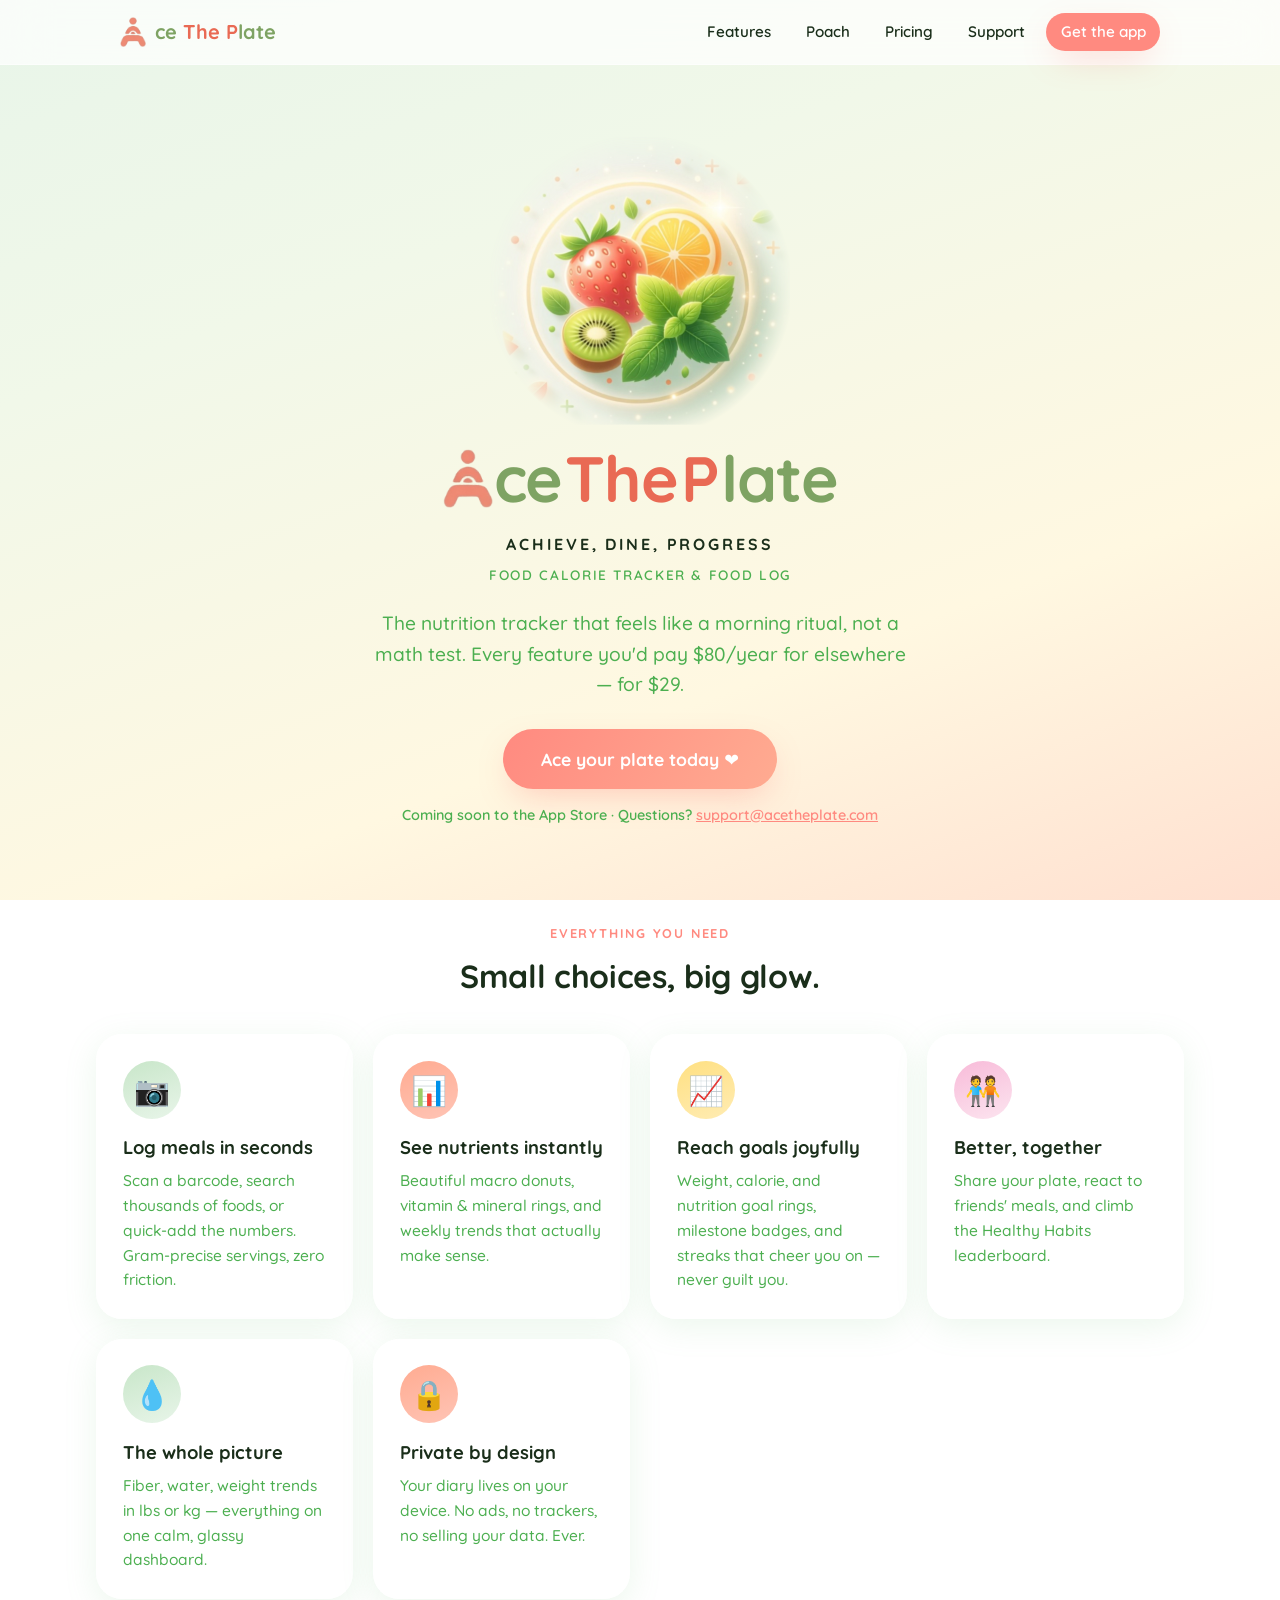
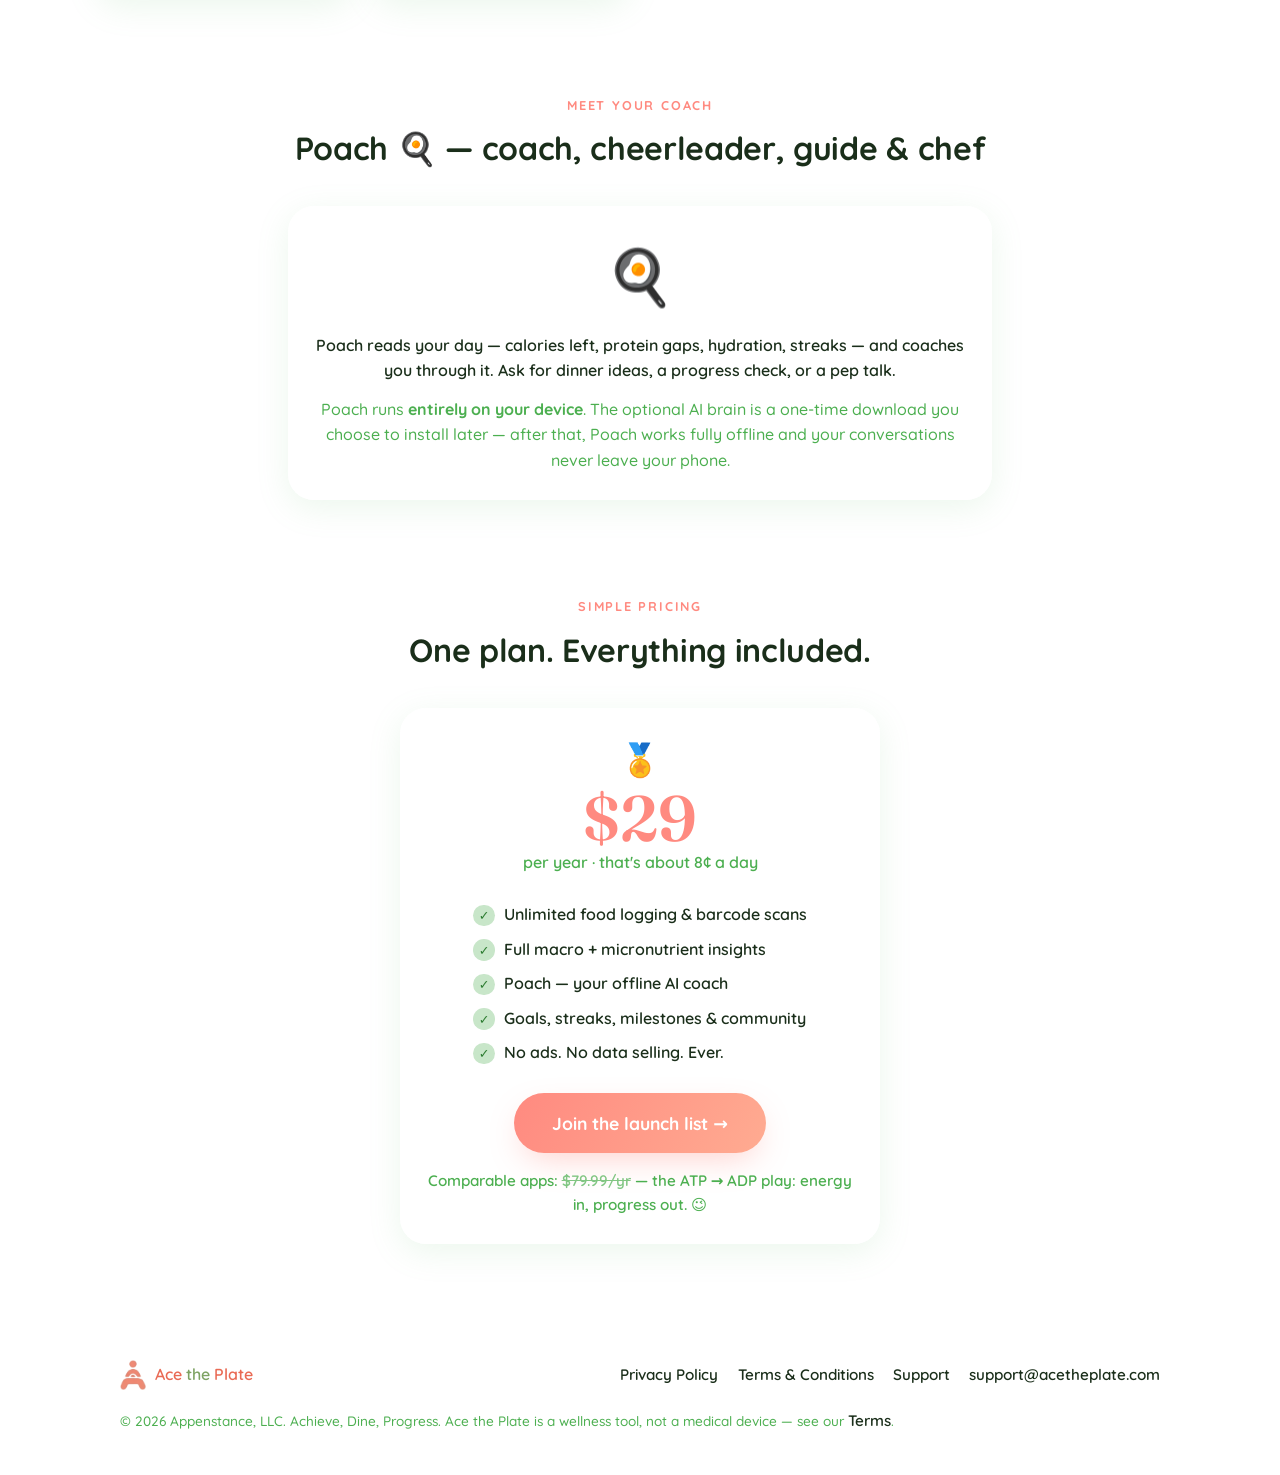
<file: index.html>
<!doctype html>
<html lang="en">
<head>
  <meta charset="UTF-8" />
  <meta
    http-equiv="Content-Security-Policy"
    content="default-src 'self'; style-src 'self' 'unsafe-inline'; img-src 'self' data:; font-src 'self'; connect-src 'none'; script-src 'none'; base-uri 'self'; form-action 'self'; object-src 'none'"
  />
  <meta name="referrer" content="no-referrer" />
  <meta name="viewport" content="width=device-width, initial-scale=1.0" />
  <title>Ace the Plate — Achieve, Dine, Progress</title>
  <meta name="description" content="Ace the Plate is the joyful food calorie tracker & food log. Every feature you need — barcode scanning, insights, an offline AI coach — for just $29/year." />
  <link rel="icon" type="image/png" href="logo-a.png" />
  <link rel="stylesheet" href="styles.css" />
  <link rel="canonical" href="https://acetheplate.com/" />
  <meta property="og:type" content="website" />
  <meta property="og:site_name" content="Ace the Plate" />
  <meta property="og:title" content="Ace the Plate — Achieve, Dine, Progress" />
  <meta property="og:description" content="The joyful food calorie tracker & food log. Barcode scanning, nutrition insights, an offline AI coach — for just $29/year." />
  <meta property="og:url" content="https://acetheplate.com/" />
  <meta property="og:image" content="https://acetheplate.com/og-image.png" />
  <meta property="og:image:width" content="1200" />
  <meta property="og:image:height" content="630" />
  <meta name="twitter:card" content="summary_large_image" />
  <meta name="twitter:title" content="Ace the Plate — Achieve, Dine, Progress" />
  <meta name="twitter:description" content="The joyful food calorie tracker & food log. Barcode scanning, nutrition insights, an offline AI coach — for just $29/year." />
  <meta name="twitter:image" content="https://acetheplate.com/og-image.png" />
</head>
<body>
  <header class="site">
    <div class="wrap">
      <a class="brand" href="index.html">
        <img src="logo-a.png" alt="" width="26" height="30" class="brand-mark" />
        <span class="wordmark"><span class="w-green">ce</span> <span class="w-coral">The</span> <span class="w-coral">P</span><span class="w-green">late</span></span>
      </a>
      <nav class="site-nav" aria-label="Site">
        <a href="#features">Features</a>
        <a href="#poach">Poach</a>
        <a href="#pricing">Pricing</a>
        <a href="support.html">Support</a>
        <a class="cta" href="#pricing">Get the app</a>
      </nav>
    </div>
  </header>

  <main>
    <!-- Hero -->
    <section class="hero wrap">
      <img src="hero-plate.png" alt="A plate of fresh strawberry, orange, kiwi and mint" class="hero-plate floaty-slow" width="320" height="320" />
      <h1 class="hero-wordmark">
        <img src="logo-a.png" alt="A" class="hero-a" width="52" height="60" />
        <span class="w-green">ce</span> <span class="w-coral">The</span> <span class="w-coral">P</span><span class="w-green">late</span>
      </h1>
      <div class="slogan">ACHIEVE, DINE, PROGRESS</div>
      <div class="sub">FOOD CALORIE TRACKER &amp; FOOD LOG</div>
      <p class="lede">The nutrition tracker that feels like a morning ritual, not a math test. Every feature you'd pay $80/year for elsewhere — for $29.</p>
      <p style="margin-top:1.8rem">
        <a class="btn-coral" href="#pricing">Ace your plate today ❤️</a>
      </p>
      <p class="store-note">Coming soon to the App&nbsp;Store · Questions? <a href="mailto:support@acetheplate.com" style="color:var(--coral)">support@acetheplate.com</a></p>
    </section>

    <!-- Features -->
    <section class="block wrap" id="features">
      <span class="kicker">EVERYTHING YOU NEED</span>
      <h2>Small choices, big glow.</h2>
      <div class="grid-3">
        <div class="glass-card feature">
          <div class="emoji tint-mint">📷</div>
          <h3>Log meals in seconds</h3>
          <p>Scan a barcode, search thousands of foods, or quick-add the numbers. Gram-precise servings, zero friction.</p>
        </div>
        <div class="glass-card feature">
          <div class="emoji tint-coral">📊</div>
          <h3>See nutrients instantly</h3>
          <p>Beautiful macro donuts, vitamin &amp; mineral rings, and weekly trends that actually make sense.</p>
        </div>
        <div class="glass-card feature">
          <div class="emoji tint-butter">📈</div>
          <h3>Reach goals joyfully</h3>
          <p>Weight, calorie, and nutrition goal rings, milestone badges, and streaks that cheer you on — never guilt you.</p>
        </div>
        <div class="glass-card feature">
          <div class="emoji tint-blossom">🧑‍🤝‍🧑</div>
          <h3>Better, together</h3>
          <p>Share your plate, react to friends' meals, and climb the Healthy Habits leaderboard.</p>
        </div>
        <div class="glass-card feature">
          <div class="emoji tint-mint">💧</div>
          <h3>The whole picture</h3>
          <p>Fiber, water, weight trends in lbs or kg — everything on one calm, glassy dashboard.</p>
        </div>
        <div class="glass-card feature">
          <div class="emoji tint-coral">🔒</div>
          <h3>Private by design</h3>
          <p>Your diary lives on your device. No ads, no trackers, no selling your data. Ever.</p>
        </div>
      </div>
    </section>

    <!-- Poach -->
    <section class="block wrap" id="poach">
      <span class="kicker">MEET YOUR COACH</span>
      <h2>Poach 🍳 — coach, cheerleader, guide &amp; chef</h2>
      <div class="glass-card" style="max-width:44rem;margin:2rem auto 0;text-align:center">
        <div style="font-size:3.4rem" class="floaty">🍳</div>
        <p style="font-weight:600;margin-top:0.8rem">
          Poach reads your day — calories left, protein gaps, hydration, streaks — and coaches you through it.
          Ask for dinner ideas, a progress check, or a pep talk.
        </p>
        <p style="font-weight:500;color:var(--leaf);margin-top:0.8rem">
          Poach runs <strong>entirely on your device</strong>. The optional AI brain is a one-time download you choose
          to install later — after that, Poach works fully offline and your conversations never leave your phone.
        </p>
      </div>
    </section>

    <!-- Pricing -->
    <section class="block wrap" id="pricing">
      <span class="kicker">SIMPLE PRICING</span>
      <h2>One plan. Everything included.</h2>
      <div class="glass-card price-card">
        <div style="font-size:2rem">🏅</div>
        <div class="price">$29</div>
        <div class="per">per year · that's about 8¢ a day</div>
        <ul>
          <li>Unlimited food logging &amp; barcode scans</li>
          <li>Full macro + micronutrient insights</li>
          <li>Poach — your offline AI coach</li>
          <li>Goals, streaks, milestones &amp; community</li>
          <li>No ads. No data selling. Ever.</li>
        </ul>
        <p><a class="btn-coral" href="mailto:support@acetheplate.com?subject=Ace%20the%20Plate%20early%20access">Join the launch list →</a></p>
        <p class="compare" style="margin-top:1rem">Comparable apps: <s>$79.99/yr</s> — the ATP&nbsp;→&nbsp;ADP play: energy in, progress out. 😉</p>
      </div>
    </section>
  </main>

  <footer class="site">
    <div class="wrap">
      <a class="brand" href="index.html">
        <img src="logo-a.png" alt="" width="30" height="30" />
        <span style="font-size:1rem"><span class="word-ace">Ace</span> <span class="word-the">the</span> <span class="word-ace">Plate</span></span>
      </a>
      <nav aria-label="Legal">
        <a href="privacy.html">Privacy Policy</a>
        <a href="terms.html">Terms &amp; Conditions</a>
        <a href="support.html">Support</a>
        <a href="mailto:support@acetheplate.com">support@acetheplate.com</a>
      </nav>
      <p class="fine">© 2026 Appenstance, LLC. Achieve, Dine, Progress. Ace the Plate is a wellness tool, not a medical device — see our <a href="terms.html">Terms</a>.</p>
    </div>
  </footer>
</body>
</html>
</file>
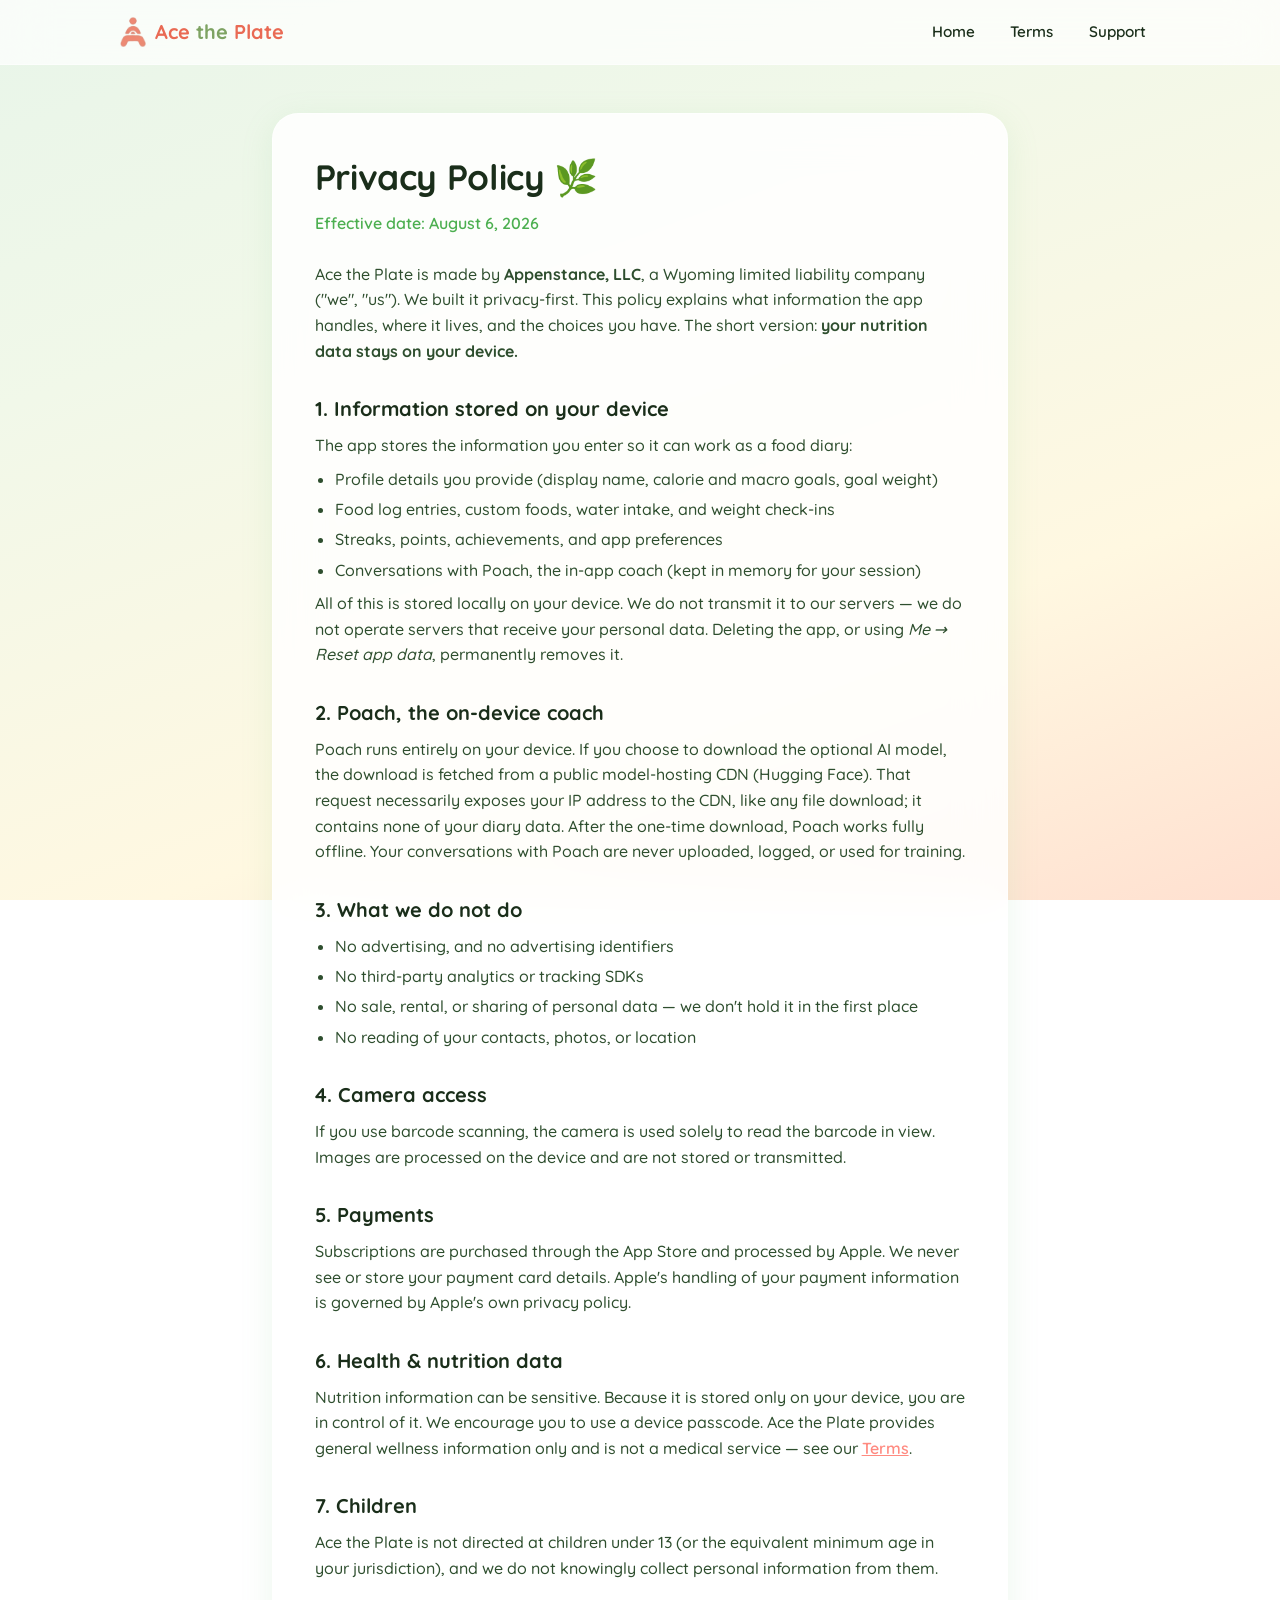
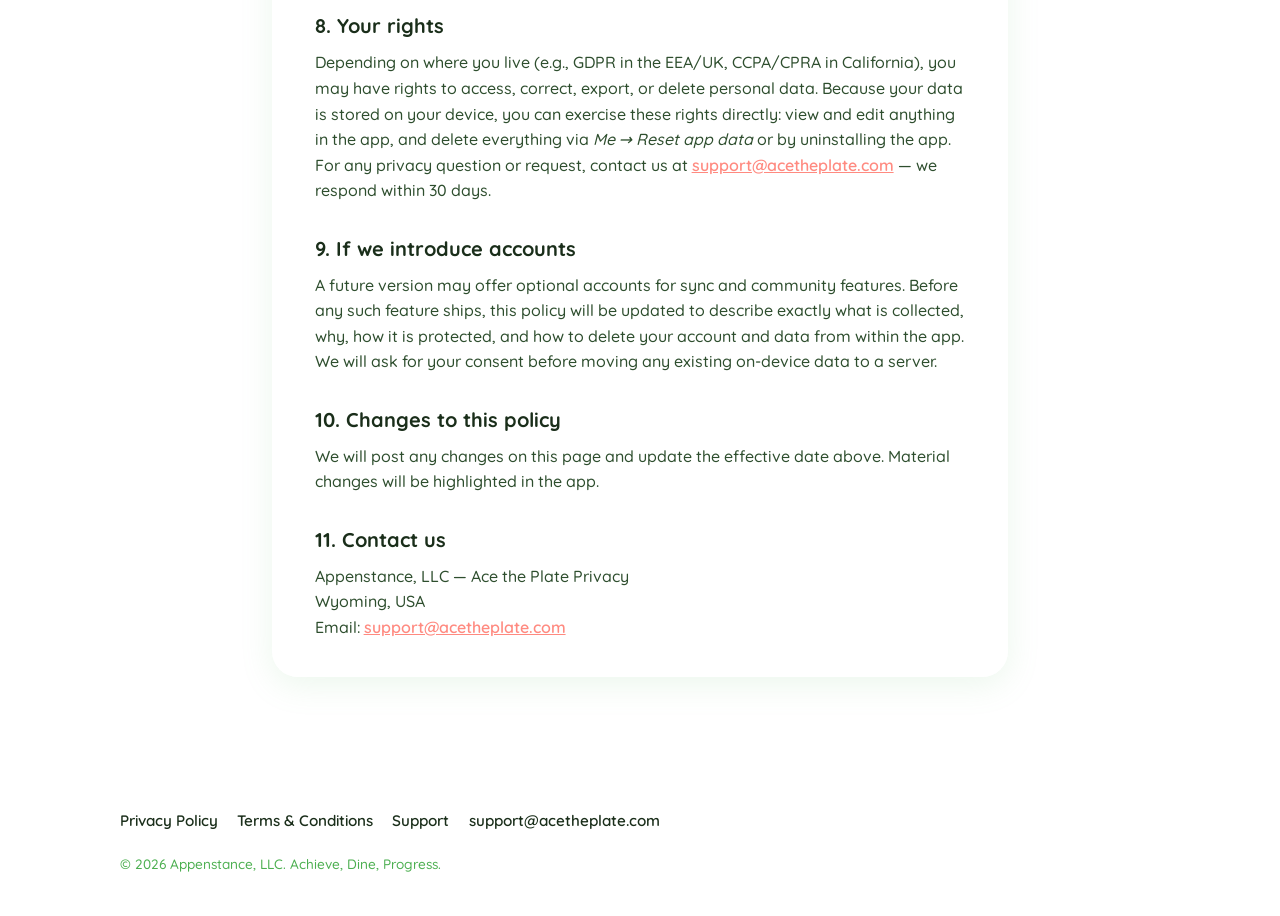
<file: privacy.html>
<!doctype html>
<html lang="en">
<head>
  <meta charset="UTF-8" />
  <meta
    http-equiv="Content-Security-Policy"
    content="default-src 'self'; style-src 'self' 'unsafe-inline'; img-src 'self' data:; font-src 'self'; connect-src 'none'; script-src 'none'; base-uri 'self'; form-action 'self'; object-src 'none'"
  />
  <meta name="referrer" content="no-referrer" />
  <meta name="viewport" content="width=device-width, initial-scale=1.0" />
  <title>Privacy Policy — Ace the Plate</title>
  <meta name="description" content="Privacy Policy for Ace the Plate. Your nutrition data stays on your device." />
  <link rel="icon" type="image/png" href="logo-a.png" />
  <link rel="stylesheet" href="styles.css" />
  <link rel="canonical" href="https://acetheplate.com/privacy.html" />
  <meta property="og:type" content="website" />
  <meta property="og:site_name" content="Ace the Plate" />
  <meta property="og:title" content="Privacy Policy — Ace the Plate" />
  <meta property="og:description" content="How Ace the Plate handles your data: your nutrition diary stays on your device. No ads, no trackers." />
  <meta property="og:url" content="https://acetheplate.com/privacy.html" />
  <meta property="og:image" content="https://acetheplate.com/og-image.png" />
  <meta property="og:image:width" content="1200" />
  <meta property="og:image:height" content="630" />
  <meta name="twitter:card" content="summary_large_image" />
  <meta name="twitter:title" content="Privacy Policy — Ace the Plate" />
  <meta name="twitter:description" content="How Ace the Plate handles your data: your nutrition diary stays on your device. No ads, no trackers." />
  <meta name="twitter:image" content="https://acetheplate.com/og-image.png" />
</head>
<body>
  <header class="site">
    <div class="wrap">
      <a class="brand" href="index.html">
        <img src="logo-a.png" alt="" width="38" height="38" />
        <span><span class="word-ace">Ace</span> <span class="word-the">the</span> <span class="word-ace">Plate</span></span>
      </a>
      <nav class="site-nav" aria-label="Site">
        <a href="index.html">Home</a>
        <a href="terms.html">Terms</a>
        <a href="support.html">Support</a>
      </nav>
    </div>
  </header>

  <main class="legal wrap wrap-narrow">
    <div class="glass-card">
      <h1>Privacy Policy 🌿</h1>
      <p class="updated">Effective date: August 6, 2026</p>

      <p>
        Ace the Plate is made by <strong>Appenstance, LLC</strong>, a Wyoming limited liability company
        ("we", "us"). We built it privacy-first. This policy explains what information the app handles,
        where it lives, and the choices you have. The short version:
        <strong>your nutrition data stays on your device.</strong>
      </p>

      <h2>1. Information stored on your device</h2>
      <p>The app stores the information you enter so it can work as a food diary:</p>
      <ul>
        <li>Profile details you provide (display name, calorie and macro goals, goal weight)</li>
        <li>Food log entries, custom foods, water intake, and weight check-ins</li>
        <li>Streaks, points, achievements, and app preferences</li>
        <li>Conversations with Poach, the in-app coach (kept in memory for your session)</li>
      </ul>
      <p>
        All of this is stored locally on your device. We do not transmit it to our servers — we do not
        operate servers that receive your personal data. Deleting the app, or using
        <em>Me → Reset app data</em>, permanently removes it.
      </p>

      <h2>2. Poach, the on-device coach</h2>
      <p>
        Poach runs entirely on your device. If you choose to download the optional AI model, the download
        is fetched from a public model-hosting CDN (Hugging Face). That request necessarily exposes your
        IP address to the CDN, like any file download; it contains none of your diary data. After the
        one-time download, Poach works fully offline. Your conversations with Poach are never uploaded,
        logged, or used for training.
      </p>

      <h2>3. What we do not do</h2>
      <ul>
        <li>No advertising, and no advertising identifiers</li>
        <li>No third-party analytics or tracking SDKs</li>
        <li>No sale, rental, or sharing of personal data — we don't hold it in the first place</li>
        <li>No reading of your contacts, photos, or location</li>
      </ul>

      <h2>4. Camera access</h2>
      <p>
        If you use barcode scanning, the camera is used solely to read the barcode in view. Images are
        processed on the device and are not stored or transmitted.
      </p>

      <h2>5. Payments</h2>
      <p>
        Subscriptions are purchased through the App Store and processed by Apple. We never see or store
        your payment card details. Apple's handling of your payment information is governed by Apple's
        own privacy policy.
      </p>

      <h2>6. Health &amp; nutrition data</h2>
      <p>
        Nutrition information can be sensitive. Because it is stored only on your device, you are in
        control of it. We encourage you to use a device passcode. Ace the Plate provides general wellness
        information only and is not a medical service — see our <a href="terms.html">Terms</a>.
      </p>

      <h2>7. Children</h2>
      <p>
        Ace the Plate is not directed at children under 13 (or the equivalent minimum age in your
        jurisdiction), and we do not knowingly collect personal information from them.
      </p>

      <h2>8. Your rights</h2>
      <p>
        Depending on where you live (e.g., GDPR in the EEA/UK, CCPA/CPRA in California), you may have
        rights to access, correct, export, or delete personal data. Because your data is stored on your
        device, you can exercise these rights directly: view and edit anything in the app, and delete
        everything via <em>Me → Reset app data</em> or by uninstalling the app. For any privacy question
        or request, contact us at
        <a href="mailto:support@acetheplate.com">support@acetheplate.com</a> — we respond within 30 days.
      </p>

      <h2>9. If we introduce accounts</h2>
      <p>
        A future version may offer optional accounts for sync and community features. Before any such
        feature ships, this policy will be updated to describe exactly what is collected, why, how it is
        protected, and how to delete your account and data from within the app. We will ask for your
        consent before moving any existing on-device data to a server.
      </p>

      <h2>10. Changes to this policy</h2>
      <p>
        We will post any changes on this page and update the effective date above. Material changes will
        be highlighted in the app.
      </p>

      <h2>11. Contact us</h2>
      <p>
        Appenstance, LLC — Ace the Plate Privacy<br />
        Wyoming, USA<br />
        Email: <a href="mailto:support@acetheplate.com">support@acetheplate.com</a>
      </p>
    </div>
  </main>

  <footer class="site">
    <div class="wrap">
      <nav aria-label="Legal">
        <a href="privacy.html">Privacy Policy</a>
        <a href="terms.html">Terms &amp; Conditions</a>
        <a href="support.html">Support</a>
        <a href="mailto:support@acetheplate.com">support@acetheplate.com</a>
      </nav>
      <p class="fine">© 2026 Appenstance, LLC. Achieve, Dine, Progress.</p>
    </div>
  </footer>
</body>
</html>
</file>
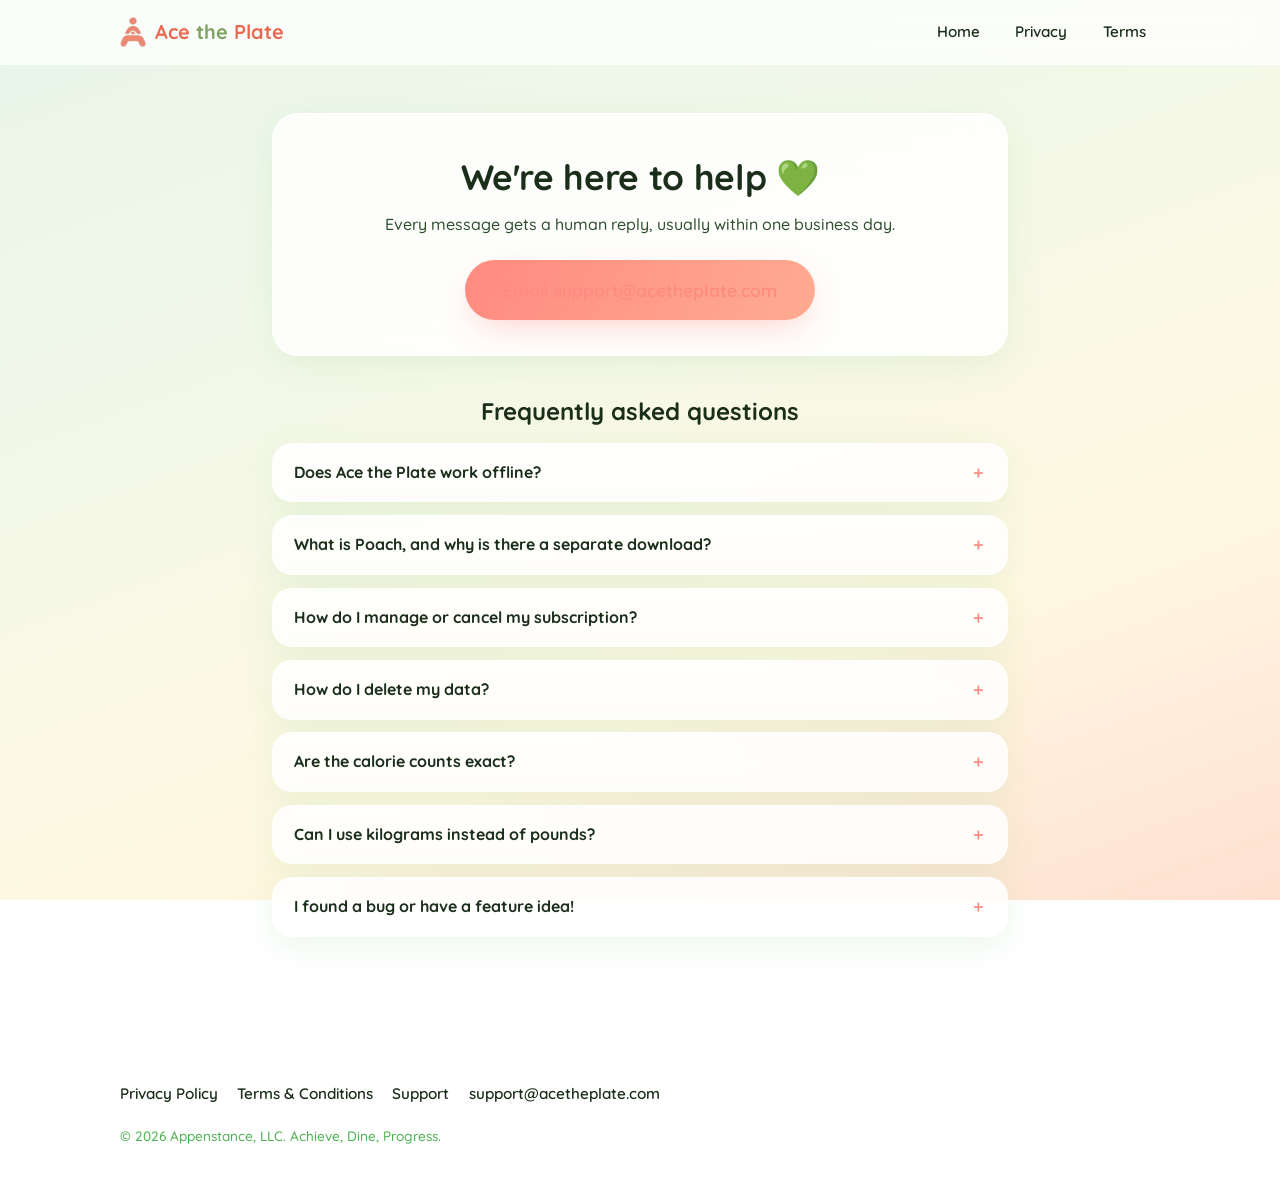
<file: support.html>
<!doctype html>
<html lang="en">
<head>
  <meta charset="UTF-8" />
  <meta
    http-equiv="Content-Security-Policy"
    content="default-src 'self'; style-src 'self' 'unsafe-inline'; img-src 'self' data:; font-src 'self'; connect-src 'none'; script-src 'none'; base-uri 'self'; form-action 'self'; object-src 'none'"
  />
  <meta name="referrer" content="no-referrer" />
  <meta name="viewport" content="width=device-width, initial-scale=1.0" />
  <title>Support — Ace the Plate</title>
  <meta name="description" content="Support and FAQ for Ace the Plate. Contact us at support@acetheplate.com." />
  <link rel="icon" type="image/png" href="logo-a.png" />
  <link rel="stylesheet" href="styles.css" />
  <link rel="canonical" href="https://acetheplate.com/support.html" />
  <meta property="og:type" content="website" />
  <meta property="og:site_name" content="Ace the Plate" />
  <meta property="og:title" content="Support — Ace the Plate" />
  <meta property="og:description" content="Support and FAQ for Ace the Plate. Contact support@acetheplate.com." />
  <meta property="og:url" content="https://acetheplate.com/support.html" />
  <meta property="og:image" content="https://acetheplate.com/og-image.png" />
  <meta property="og:image:width" content="1200" />
  <meta property="og:image:height" content="630" />
  <meta name="twitter:card" content="summary_large_image" />
  <meta name="twitter:title" content="Support — Ace the Plate" />
  <meta name="twitter:description" content="Support and FAQ for Ace the Plate. Contact support@acetheplate.com." />
  <meta name="twitter:image" content="https://acetheplate.com/og-image.png" />
</head>
<body>
  <header class="site">
    <div class="wrap">
      <a class="brand" href="index.html">
        <img src="logo-a.png" alt="" width="38" height="38" />
        <span><span class="word-ace">Ace</span> <span class="word-the">the</span> <span class="word-ace">Plate</span></span>
      </a>
      <nav class="site-nav" aria-label="Site">
        <a href="index.html">Home</a>
        <a href="privacy.html">Privacy</a>
        <a href="terms.html">Terms</a>
      </nav>
    </div>
  </header>

  <main class="legal wrap wrap-narrow">
    <div class="glass-card" style="text-align:center">
      <h1>We're here to help 💚</h1>
      <p style="margin-top:0.4rem">Every message gets a human reply, usually within one business day.</p>
      <p style="margin-top:1.4rem">
        <a class="btn-coral" href="mailto:support@acetheplate.com">Email support@acetheplate.com</a>
      </p>
    </div>

    <h2 style="font-size:1.5rem;margin:2.2rem 0 0.6rem;text-align:center">Frequently asked questions</h2>

    <details>
      <summary>Does Ace the Plate work offline?</summary>
      <p>Yes. Your diary, insights, goals, and Poach Lite all work with no connection at all. If you download Poach's optional AI brain once, even the AI coach works fully offline afterwards.</p>
    </details>

    <details>
      <summary>What is Poach, and why is there a separate download?</summary>
      <p>Poach 🍳 is your in-app coach, cheerleader, guide, and chef. The app ships with Poach Lite built in. For smarter conversations you can optionally download a small on-device AI model (~270&nbsp;MB, one time, Wi-Fi recommended) from inside the Coach section. We keep it out of the initial app download so the app stays small for everyone. Conversations never leave your device either way.</p>
    </details>

    <details>
      <summary>How do I manage or cancel my subscription?</summary>
      <p>Subscriptions are handled by Apple. Open <em>Settings → your Apple ID → Subscriptions → Ace the Plate</em> to manage, or cancel at least 24 hours before renewal. Refund requests go through Apple at <a href="https://reportaproblem.apple.com" rel="noopener">reportaproblem.apple.com</a>. Details are in our <a href="terms.html">Terms</a>.</p>
    </details>

    <details>
      <summary>How do I delete my data?</summary>
      <p>Everything is stored on your device, so you're in control: open <em>Me → Reset app data</em> to erase everything instantly, or simply uninstall the app. Nothing lives on our servers. More in our <a href="privacy.html">Privacy Policy</a>.</p>
    </details>

    <details>
      <summary>Are the calorie counts exact?</summary>
      <p>Food database values are careful estimates — real-world foods vary. Ace the Plate is a wellness tool, not a medical device; for medical nutrition guidance, please talk to a physician or registered dietitian.</p>
    </details>

    <details>
      <summary>Can I use kilograms instead of pounds?</summary>
      <p>Yes — tap the unit toggle on the Weight Trend card (Progress tab) or next to Goal weight in Me. Everything converts instantly.</p>
    </details>

    <details>
      <summary>I found a bug or have a feature idea!</summary>
      <p>We'd genuinely love to hear it — email <a href="mailto:support@acetheplate.com">support@acetheplate.com</a> with a screenshot if you can. Every report is read by a human.</p>
    </details>
  </main>

  <footer class="site">
    <div class="wrap">
      <nav aria-label="Legal">
        <a href="privacy.html">Privacy Policy</a>
        <a href="terms.html">Terms &amp; Conditions</a>
        <a href="support.html">Support</a>
        <a href="mailto:support@acetheplate.com">support@acetheplate.com</a>
      </nav>
      <p class="fine">© 2026 Appenstance, LLC. Achieve, Dine, Progress.</p>
    </div>
  </footer>
</body>
</html>
</file>
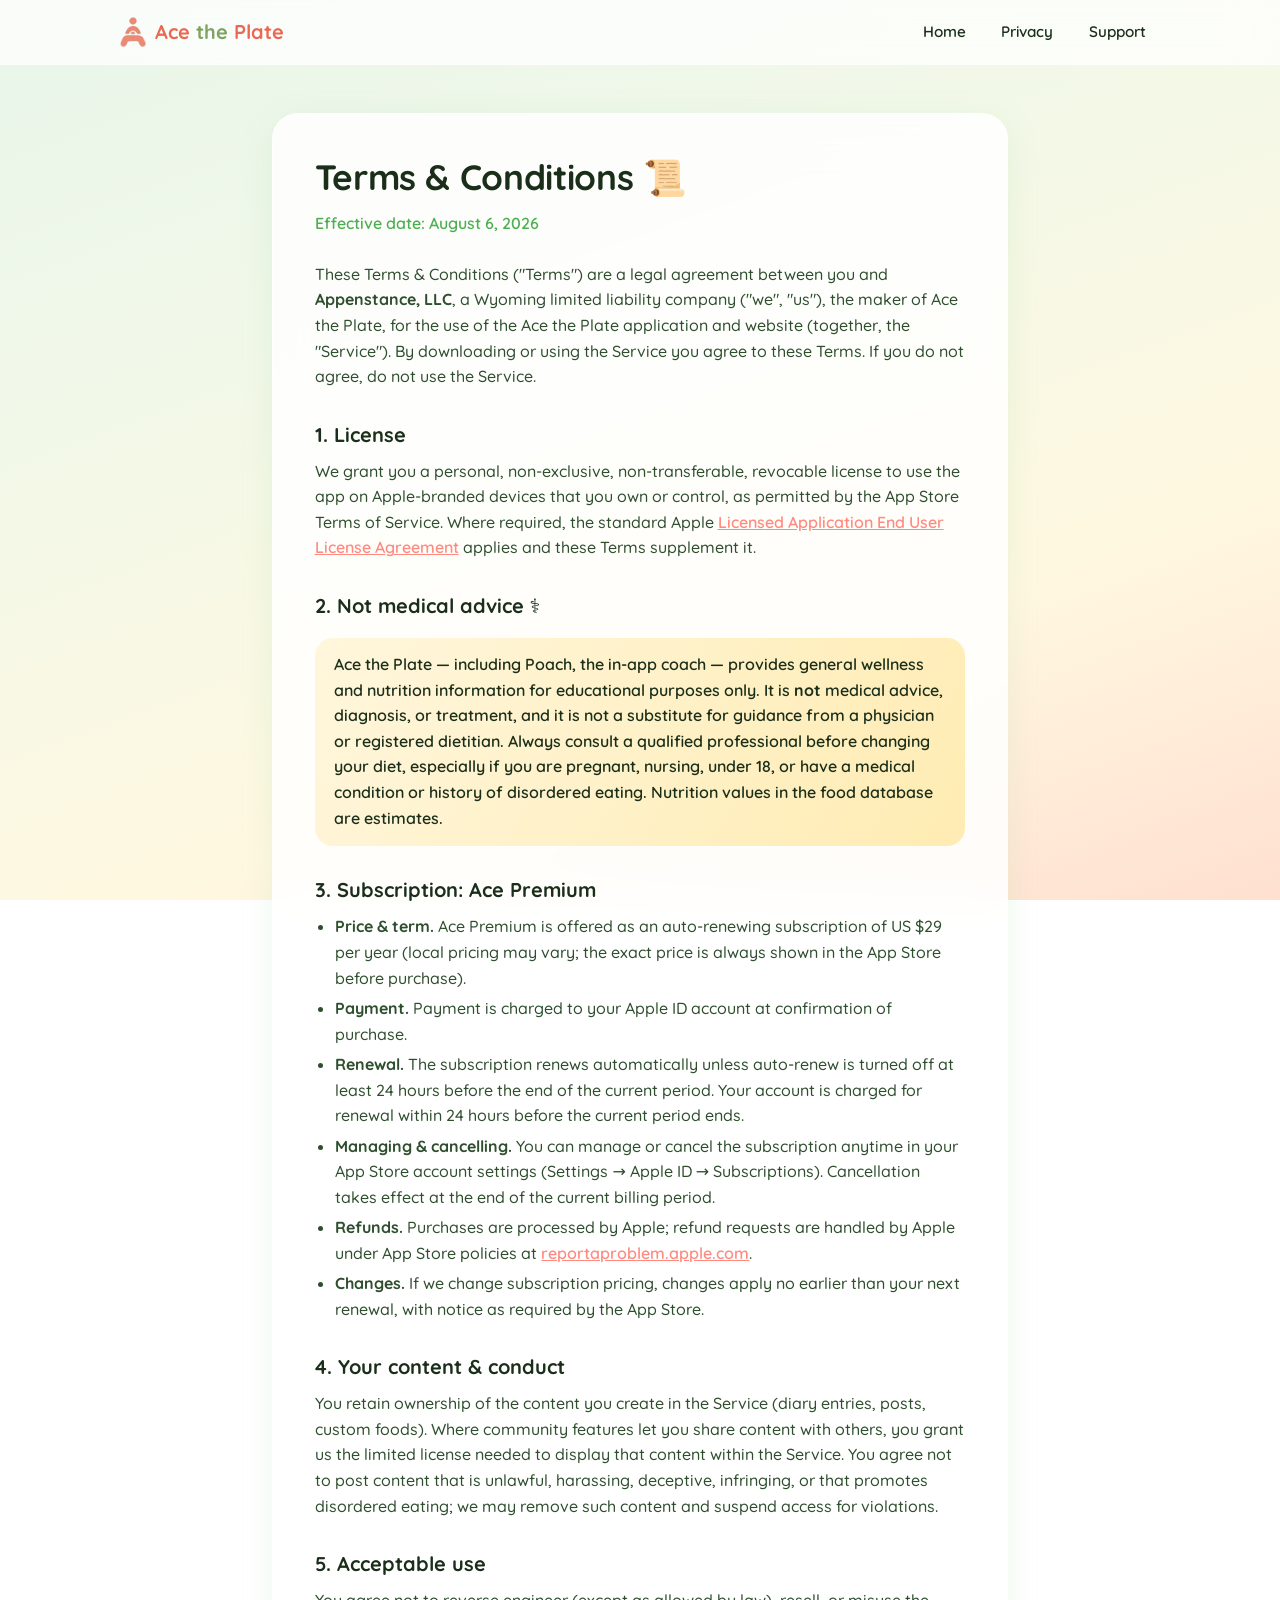
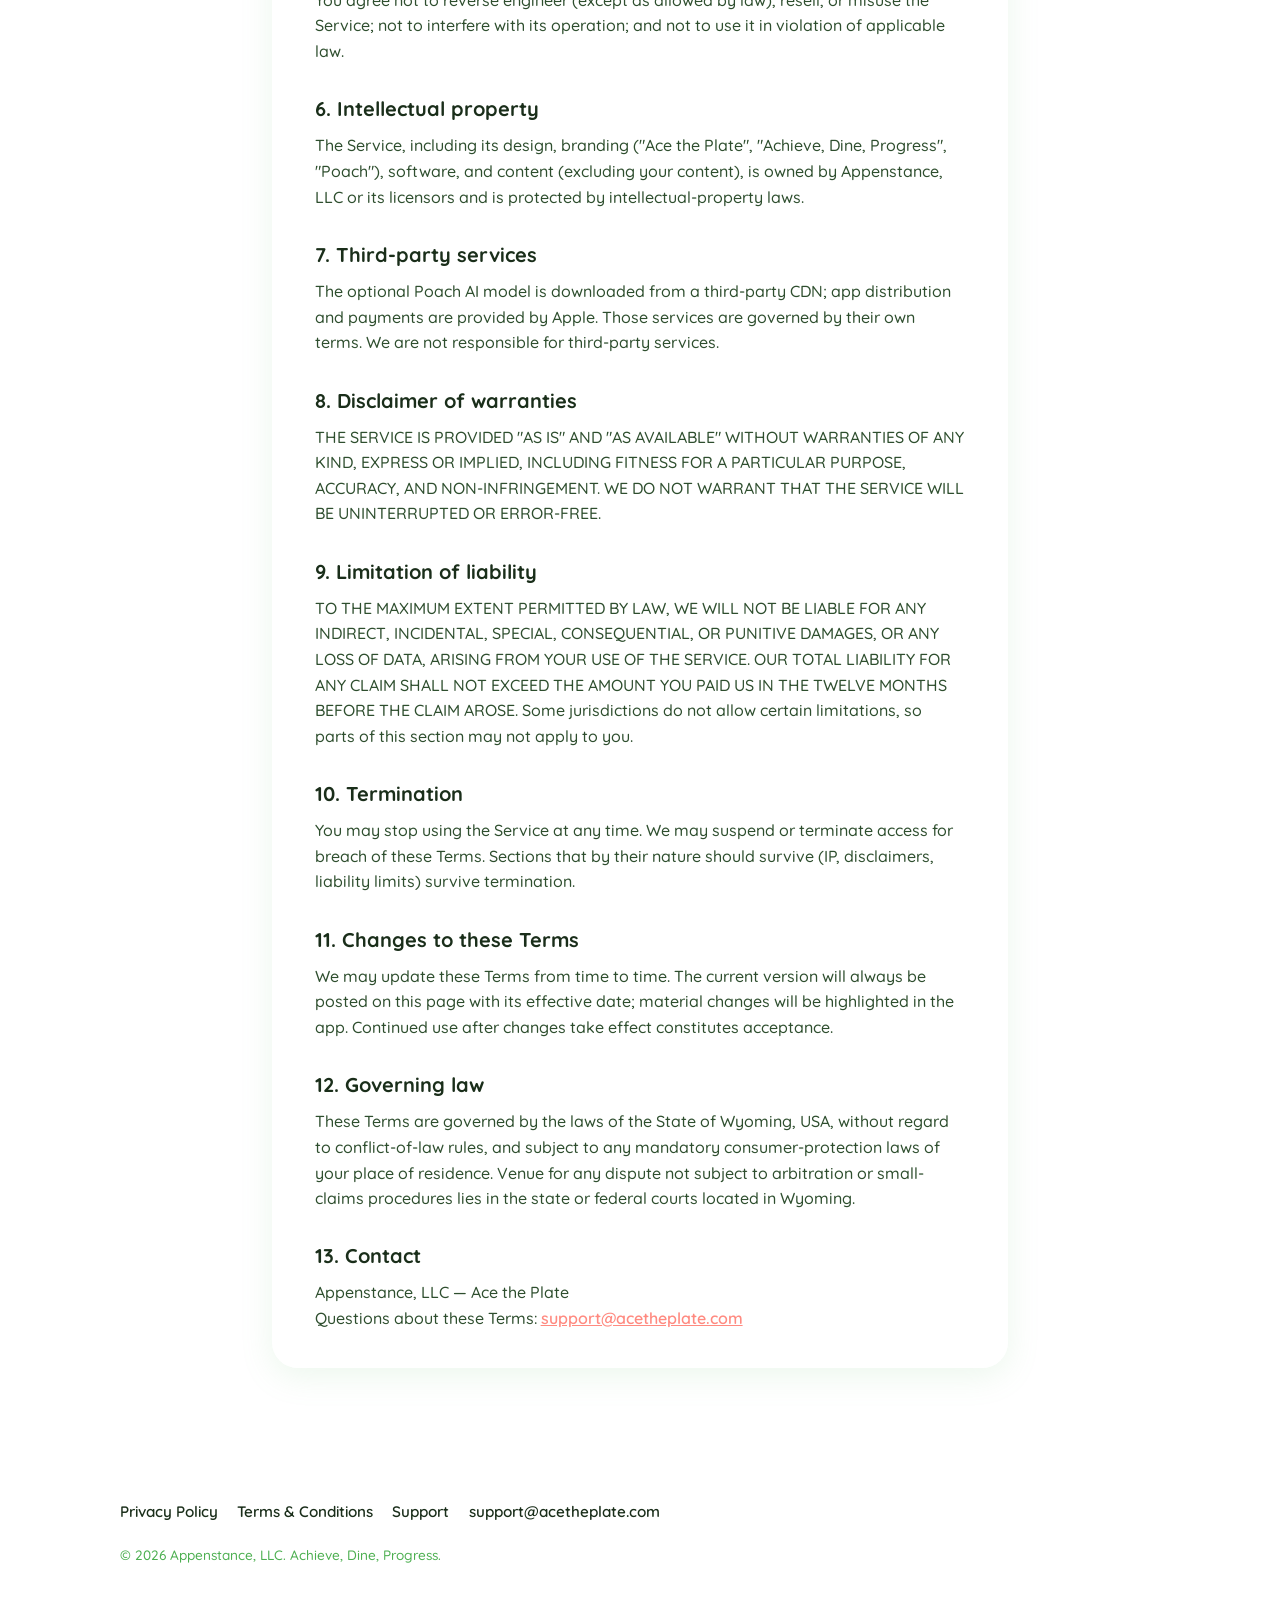
<file: terms.html>
<!doctype html>
<html lang="en">
<head>
  <meta charset="UTF-8" />
  <meta
    http-equiv="Content-Security-Policy"
    content="default-src 'self'; style-src 'self' 'unsafe-inline'; img-src 'self' data:; font-src 'self'; connect-src 'none'; script-src 'none'; base-uri 'self'; form-action 'self'; object-src 'none'"
  />
  <meta name="referrer" content="no-referrer" />
  <meta name="viewport" content="width=device-width, initial-scale=1.0" />
  <title>Terms &amp; Conditions — Ace the Plate</title>
  <meta name="description" content="Terms and Conditions (EULA) for Ace the Plate, including subscription terms." />
  <link rel="icon" type="image/png" href="logo-a.png" />
  <link rel="stylesheet" href="styles.css" />
  <link rel="canonical" href="https://acetheplate.com/terms.html" />
  <meta property="og:type" content="website" />
  <meta property="og:site_name" content="Ace the Plate" />
  <meta property="og:title" content="Terms & Conditions — Ace the Plate" />
  <meta property="og:description" content="Terms of use and subscription terms for Ace the Plate by Appenstance, LLC." />
  <meta property="og:url" content="https://acetheplate.com/terms.html" />
  <meta property="og:image" content="https://acetheplate.com/og-image.png" />
  <meta property="og:image:width" content="1200" />
  <meta property="og:image:height" content="630" />
  <meta name="twitter:card" content="summary_large_image" />
  <meta name="twitter:title" content="Terms & Conditions — Ace the Plate" />
  <meta name="twitter:description" content="Terms of use and subscription terms for Ace the Plate by Appenstance, LLC." />
  <meta name="twitter:image" content="https://acetheplate.com/og-image.png" />
</head>
<body>
  <header class="site">
    <div class="wrap">
      <a class="brand" href="index.html">
        <img src="logo-a.png" alt="" width="38" height="38" />
        <span><span class="word-ace">Ace</span> <span class="word-the">the</span> <span class="word-ace">Plate</span></span>
      </a>
      <nav class="site-nav" aria-label="Site">
        <a href="index.html">Home</a>
        <a href="privacy.html">Privacy</a>
        <a href="support.html">Support</a>
      </nav>
    </div>
  </header>

  <main class="legal wrap wrap-narrow">
    <div class="glass-card">
      <h1>Terms &amp; Conditions 📜</h1>
      <p class="updated">Effective date: August 6, 2026</p>

      <p>
        These Terms &amp; Conditions ("Terms") are a legal agreement between you and
        <strong>Appenstance, LLC</strong>, a Wyoming limited liability company ("we", "us"), the maker
        of Ace the Plate, for the use of the Ace the Plate application and website (together, the
        "Service"). By downloading or using the Service you agree to these Terms. If you do not agree,
        do not use the Service.
      </p>

      <h2>1. License</h2>
      <p>
        We grant you a personal, non-exclusive, non-transferable, revocable license to use the app on
        Apple-branded devices that you own or control, as permitted by the App Store Terms of Service.
        Where required, the standard Apple
        <a href="https://www.apple.com/legal/internet-services/itunes/dev/stdeula/" rel="noopener">Licensed
        Application End User License Agreement</a> applies and these Terms supplement it.
      </p>

      <h2>2. Not medical advice ⚕️</h2>
      <div class="note">
        Ace the Plate — including Poach, the in-app coach — provides general wellness and nutrition
        information for educational purposes only. It is <strong>not</strong> medical advice, diagnosis,
        or treatment, and it is not a substitute for guidance from a physician or registered dietitian.
        Always consult a qualified professional before changing your diet, especially if you are
        pregnant, nursing, under 18, or have a medical condition or history of disordered eating.
        Nutrition values in the food database are estimates.
      </div>

      <h2>3. Subscription: Ace Premium</h2>
      <ul>
        <li><strong>Price &amp; term.</strong> Ace Premium is offered as an auto-renewing subscription of US $29 per year (local pricing may vary; the exact price is always shown in the App Store before purchase).</li>
        <li><strong>Payment.</strong> Payment is charged to your Apple ID account at confirmation of purchase.</li>
        <li><strong>Renewal.</strong> The subscription renews automatically unless auto-renew is turned off at least 24 hours before the end of the current period. Your account is charged for renewal within 24 hours before the current period ends.</li>
        <li><strong>Managing &amp; cancelling.</strong> You can manage or cancel the subscription anytime in your App Store account settings (Settings → Apple ID → Subscriptions). Cancellation takes effect at the end of the current billing period.</li>
        <li><strong>Refunds.</strong> Purchases are processed by Apple; refund requests are handled by Apple under App Store policies at <a href="https://reportaproblem.apple.com" rel="noopener">reportaproblem.apple.com</a>.</li>
        <li><strong>Changes.</strong> If we change subscription pricing, changes apply no earlier than your next renewal, with notice as required by the App Store.</li>
      </ul>

      <h2>4. Your content &amp; conduct</h2>
      <p>
        You retain ownership of the content you create in the Service (diary entries, posts, custom
        foods). Where community features let you share content with others, you grant us the limited
        license needed to display that content within the Service. You agree not to post content that is
        unlawful, harassing, deceptive, infringing, or that promotes disordered eating; we may remove
        such content and suspend access for violations.
      </p>

      <h2>5. Acceptable use</h2>
      <p>You agree not to reverse engineer (except as allowed by law), resell, or misuse the Service; not to interfere with its operation; and not to use it in violation of applicable law.</p>

      <h2>6. Intellectual property</h2>
      <p>
        The Service, including its design, branding ("Ace the Plate", "Achieve, Dine, Progress",
        "Poach"), software, and content (excluding your content), is owned by Appenstance, LLC or its
        licensors and is protected by intellectual-property laws.
      </p>

      <h2>7. Third-party services</h2>
      <p>
        The optional Poach AI model is downloaded from a third-party CDN; app distribution and payments
        are provided by Apple. Those services are governed by their own terms. We are not responsible for
        third-party services.
      </p>

      <h2>8. Disclaimer of warranties</h2>
      <p>
        THE SERVICE IS PROVIDED "AS IS" AND "AS AVAILABLE" WITHOUT WARRANTIES OF ANY KIND, EXPRESS OR
        IMPLIED, INCLUDING FITNESS FOR A PARTICULAR PURPOSE, ACCURACY, AND NON-INFRINGEMENT. WE DO NOT
        WARRANT THAT THE SERVICE WILL BE UNINTERRUPTED OR ERROR-FREE.
      </p>

      <h2>9. Limitation of liability</h2>
      <p>
        TO THE MAXIMUM EXTENT PERMITTED BY LAW, WE WILL NOT BE LIABLE FOR ANY INDIRECT, INCIDENTAL,
        SPECIAL, CONSEQUENTIAL, OR PUNITIVE DAMAGES, OR ANY LOSS OF DATA, ARISING FROM YOUR USE OF THE
        SERVICE. OUR TOTAL LIABILITY FOR ANY CLAIM SHALL NOT EXCEED THE AMOUNT YOU PAID US IN THE TWELVE
        MONTHS BEFORE THE CLAIM AROSE. Some jurisdictions do not allow certain limitations, so parts of
        this section may not apply to you.
      </p>

      <h2>10. Termination</h2>
      <p>
        You may stop using the Service at any time. We may suspend or terminate access for breach of
        these Terms. Sections that by their nature should survive (IP, disclaimers, liability limits)
        survive termination.
      </p>

      <h2>11. Changes to these Terms</h2>
      <p>
        We may update these Terms from time to time. The current version will always be posted on this
        page with its effective date; material changes will be highlighted in the app. Continued use
        after changes take effect constitutes acceptance.
      </p>

      <h2>12. Governing law</h2>
      <p>
        These Terms are governed by the laws of the State of Wyoming, USA, without regard to
        conflict-of-law rules, and subject to any mandatory consumer-protection laws of your place of
        residence. Venue for any dispute not subject to arbitration or small-claims procedures lies in
        the state or federal courts located in Wyoming.
      </p>

      <h2>13. Contact</h2>
      <p>
        Appenstance, LLC — Ace the Plate<br />
        Questions about these Terms:
        <a href="mailto:support@acetheplate.com">support@acetheplate.com</a>
      </p>
    </div>
  </main>

  <footer class="site">
    <div class="wrap">
      <nav aria-label="Legal">
        <a href="privacy.html">Privacy Policy</a>
        <a href="terms.html">Terms &amp; Conditions</a>
        <a href="support.html">Support</a>
        <a href="mailto:support@acetheplate.com">support@acetheplate.com</a>
      </nav>
      <p class="fine">© 2026 Appenstance, LLC. Achieve, Dine, Progress.</p>
    </div>
  </footer>
</body>
</html>
</file>
<file: styles.css>
/* Ace the Plate — marketing site, exact app design tokens (docs/DESIGN_SYSTEM.md) */

@font-face {
  font-family: "Quicksand";
  font-style: normal;
  font-weight: 300 700;
  font-display: swap;
  src: url("fonts/quicksand-latin-var.woff2") format("woff2");
}

@font-face {
  font-family: "Fraunces";
  font-style: normal;
  font-weight: 100 900;
  font-display: swap;
  src: url("fonts/fraunces-latin-var.woff2") format("woff2");
}

:root {
  --coral: #ff8a80;
  --coral-deep: #ff7a70;
  --coral-soft: #ffab91;
  --sage: #66bb6a;
  --sage-light: #81c784;
  --ink: #1a2e1a;
  --leaf: #4caf50;
  --glass: rgba(255, 255, 255, 0.85);
  --glass-border: rgba(255, 255, 255, 0.5);
  --shadow: 0 8px 32px rgba(129, 199, 132, 0.15);
  --glow: 0 12px 34px -10px rgba(255, 138, 128, 0.45);
  --radius-card: 26px;
}

* {
  margin: 0;
  padding: 0;
  box-sizing: border-box;
}

html {
  scroll-behavior: smooth;
}

body {
  font-family: "Quicksand", ui-rounded, "SF Pro Rounded", system-ui, sans-serif;
  color: var(--ink);
  background: linear-gradient(160deg, #e8f5e9 0%, #f1f8e9 30%, #fff8e1 70%, #ffe0d0 100%);
  background-attachment: fixed;
  min-height: 100vh;
  -webkit-font-smoothing: antialiased;
  line-height: 1.6;
}

.wrap {
  max-width: 68rem;
  margin: 0 auto;
  padding: 0 1.5rem;
}

.wrap-narrow {
  max-width: 46rem;
}

/* ---------- Header ---------- */
header.site {
  position: sticky;
  top: 0;
  z-index: 20;
  backdrop-filter: blur(24px);
  -webkit-backdrop-filter: blur(24px);
  background: rgba(255, 255, 255, 0.72);
  border-bottom: 1px solid var(--glass-border);
}

header.site .wrap {
  display: flex;
  align-items: center;
  justify-content: space-between;
  padding-top: 0.8rem;
  padding-bottom: 0.8rem;
  gap: 1rem;
}

.brand {
  display: flex;
  align-items: center;
  gap: 0.6rem;
  text-decoration: none;
  font-weight: 700;
  font-size: 1.25rem;
}

.brand img,
.brand .brand-mark {
  height: 30px;
  width: auto;
  border-radius: 0;
}

/* Two-tone wordmark (green / coral), matching the app splash */
.wordmark { display: inline; white-space: nowrap; }
.w-green, .word-the { color: #7ea363; }
.w-coral, .word-ace { color: #e96a54; }

nav.site-nav {
  display: flex;
  gap: 0.4rem;
  flex-wrap: wrap;
}

nav.site-nav a {
  text-decoration: none;
  color: var(--ink);
  font-weight: 600;
  font-size: 0.95rem;
  padding: 0.45rem 0.9rem;
  border-radius: 999px;
  transition: background 0.2s;
}

nav.site-nav a:hover {
  background: rgba(255, 255, 255, 0.85);
}

nav.site-nav a.cta {
  background: var(--coral);
  color: #fff;
  box-shadow: var(--glow);
}

nav.site-nav a.cta:hover {
  background: var(--coral-deep);
}

/* ---------- Hero ---------- */
.hero {
  text-align: center;
  padding: 4.5rem 0 3rem;
  position: relative;
  overflow: hidden;
}

/* Real brand plate art, edges softly masked into the wash */
.hero .hero-plate {
  width: 300px;
  max-width: 78vw;
  height: auto;
  margin: 0 auto 0.5rem;
  display: block;
  -webkit-mask-image: radial-gradient(circle at 50% 50%, #000 56%, transparent 72%);
  mask-image: radial-gradient(circle at 50% 50%, #000 56%, transparent 72%);
}

.hero h1.hero-wordmark {
  font-size: clamp(2.6rem, 7vw, 4rem);
  font-weight: 700;
  letter-spacing: -0.02em;
  line-height: 1.05;
  display: inline-flex;
  align-items: center;
  justify-content: center;
  gap: 0.05em;
}

.hero .hero-a {
  height: 0.92em;
  width: auto;
  margin-right: -0.04em;
}

.hero .slogan {
  margin-top: 1rem;
  font-weight: 700;
  letter-spacing: 0.18em;
  color: var(--ink);
}

.hero .sub {
  margin-top: 0.4rem;
  font-weight: 600;
  letter-spacing: 0.12em;
  font-size: 0.85rem;
  color: var(--leaf);
}

.hero p.lede {
  max-width: 34rem;
  margin: 1.4rem auto 0;
  font-size: 1.2rem;
  font-weight: 500;
  color: var(--leaf);
}

.floaty { animation: floaty 6s ease-in-out infinite; display: inline-block; }
.floaty-slow { animation: floaty 9s ease-in-out infinite; display: inline-block; }

@keyframes floaty {
  0%, 100% { transform: translateY(0); }
  50% { transform: translateY(-9px); }
}

/* ---------- Buttons ---------- */
.btn-coral {
  display: inline-block;
  background: linear-gradient(120deg, var(--coral) 0%, var(--coral-soft) 100%);
  color: #fff;
  font-weight: 700;
  font-size: 1.1rem;
  text-decoration: none;
  padding: 1rem 2.4rem;
  border-radius: 999px;
  box-shadow: var(--glow);
  transition: transform 0.15s;
}

.btn-coral:active { transform: scale(0.97); }

.btn-outline {
  display: inline-block;
  border: 1.5px solid var(--coral);
  color: var(--coral);
  font-weight: 700;
  text-decoration: none;
  padding: 0.9rem 2rem;
  border-radius: 999px;
  background: rgba(255, 255, 255, 0.5);
}

.store-note {
  margin-top: 0.9rem;
  font-size: 0.9rem;
  font-weight: 600;
  color: var(--leaf);
}

/* ---------- Cards ---------- */
.glass-card {
  background: var(--glass);
  backdrop-filter: blur(24px);
  -webkit-backdrop-filter: blur(24px);
  border: 1px solid var(--glass-border);
  border-radius: var(--radius-card);
  box-shadow: var(--shadow);
  padding: 1.6rem;
}

.grid-3 {
  display: grid;
  grid-template-columns: repeat(auto-fit, minmax(15rem, 1fr));
  gap: 1.25rem;
  margin-top: 2rem;
}

.feature .emoji {
  width: 58px;
  height: 58px;
  border-radius: 50%;
  display: grid;
  place-items: center;
  font-size: 1.8rem;
  margin-bottom: 0.9rem;
}

.tint-mint { background: linear-gradient(160deg, #c8e6c9, #e8f5e9); }
.tint-coral { background: linear-gradient(160deg, #ffab91, #ffc4b5); }
.tint-butter { background: linear-gradient(160deg, #ffe082, #ffecb3); }
.tint-blossom { background: linear-gradient(160deg, #f8bbd9, #fce4ef); }

.feature h3 {
  font-size: 1.15rem;
  margin-bottom: 0.35rem;
}

.feature p {
  font-weight: 500;
  color: var(--leaf);
  font-size: 0.97rem;
}

/* ---------- Sections ---------- */
section.block { padding: 3rem 0; }

section.block h2 {
  font-size: 2rem;
  text-align: center;
  letter-spacing: -0.01em;
}

section.block .kicker {
  display: block;
  text-align: center;
  color: var(--coral);
  font-weight: 700;
  letter-spacing: 0.14em;
  font-size: 0.8rem;
  margin-bottom: 0.5rem;
}

/* ---------- Pricing ---------- */
.price-card {
  max-width: 30rem;
  margin: 2rem auto 0;
  text-align: center;
  position: relative;
  overflow: hidden;
}

.price-card .price {
  font-family: "Fraunces", Georgia, serif;
  font-size: 4rem;
  color: var(--coral);
  font-weight: 600;
  line-height: 1;
}

.price-card .per {
  color: var(--leaf);
  font-weight: 600;
}

.price-card ul {
  list-style: none;
  margin: 1.4rem 0;
  text-align: left;
  display: inline-block;
}

.price-card li {
  font-weight: 600;
  padding: 0.28rem 0;
}

.price-card li::before {
  content: "✓";
  display: inline-grid;
  place-items: center;
  width: 1.35rem;
  height: 1.35rem;
  margin-right: 0.55rem;
  border-radius: 50%;
  background: #c8e6c9;
  color: #2e7d32;
  font-size: 0.8rem;
}

.compare {
  font-size: 0.95rem;
  font-weight: 600;
  color: var(--leaf);
}

.compare s { opacity: 0.7; }

/* ---------- Legal pages ---------- */
.legal {
  padding: 3rem 0 4rem;
}

.legal .glass-card {
  padding: 2.2rem clamp(1.4rem, 4vw, 2.6rem);
}

.legal h1 {
  font-size: 2.2rem;
  letter-spacing: -0.01em;
  margin-bottom: 0.3rem;
}

.legal .updated {
  color: var(--leaf);
  font-weight: 600;
  margin-bottom: 1.6rem;
}

.legal h2 {
  font-size: 1.25rem;
  margin: 1.8rem 0 0.5rem;
}

.legal p, .legal li {
  font-weight: 500;
  color: #2e4e2e;
}

.legal ul { padding-left: 1.3rem; margin: 0.5rem 0; }

.legal li { margin: 0.3rem 0; }

.legal a { color: var(--coral); font-weight: 600; }

.legal .note {
  background: linear-gradient(120deg, #fff6dc, #ffecb3);
  border-radius: 18px;
  padding: 0.9rem 1.2rem;
  font-weight: 600;
  margin: 1rem 0;
}

/* ---------- FAQ ---------- */
details {
  background: var(--glass);
  border: 1px solid var(--glass-border);
  border-radius: 20px;
  box-shadow: var(--shadow);
  padding: 1rem 1.3rem;
  margin: 0.8rem 0;
}

details summary {
  font-weight: 700;
  cursor: pointer;
  list-style: none;
}

details summary::after {
  content: "＋";
  float: right;
  color: var(--coral);
  font-weight: 700;
}

details[open] summary::after { content: "－"; }

details p {
  margin-top: 0.6rem;
  font-weight: 500;
  color: #2e4e2e;
}

/* ---------- Footer ---------- */
footer.site {
  margin-top: 2rem;
  backdrop-filter: blur(24px);
  background: rgba(255, 255, 255, 0.6);
  border-top: 1px solid var(--glass-border);
  padding: 2.2rem 0 2.6rem;
}

footer.site .wrap {
  display: flex;
  flex-wrap: wrap;
  gap: 1.2rem;
  align-items: center;
  justify-content: space-between;
}

footer.site nav {
  display: flex;
  gap: 1.2rem;
  flex-wrap: wrap;
}

footer.site a {
  color: var(--ink);
  font-weight: 600;
  text-decoration: none;
  font-size: 0.95rem;
}

footer.site a:hover { color: var(--coral); }

footer.site .fine {
  width: 100%;
  font-size: 0.85rem;
  font-weight: 500;
  color: var(--leaf);
}

@media (max-width: 640px) {
  header.site .wrap { flex-direction: column; }
}
</file>
